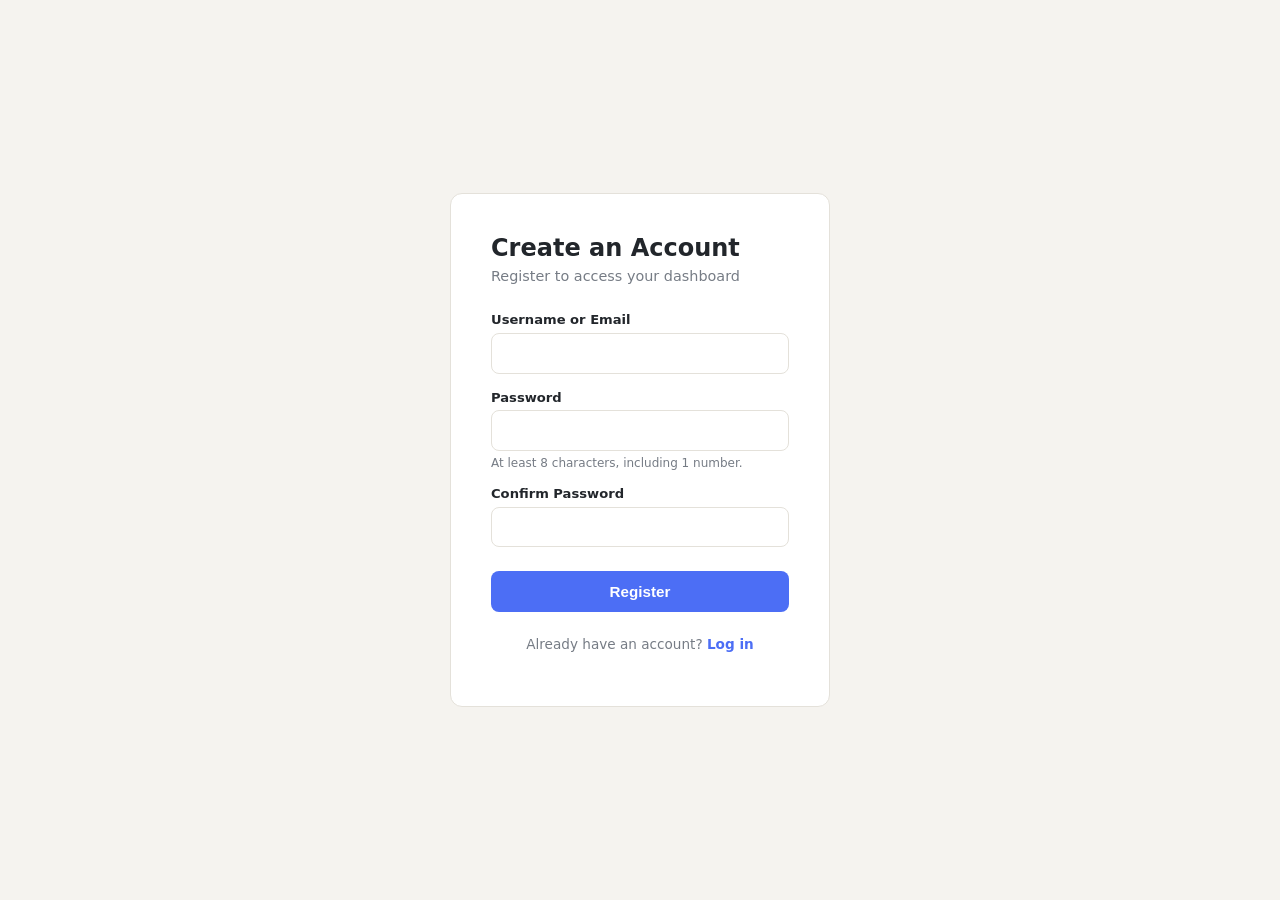
<file: WebDev-L2-Auth/index.html>
<!doctype html>
<html lang="en">
  <head>
    <meta charset="UTF-8" />
    <meta name="viewport" content="width=device-width, initial-scale=1.0" />
    <title>Register | Task 4</title>
    <link rel="icon" type="image/svg+xml" href="favicon.svg">
    <link rel="stylesheet" href="style.css" />
  </head>
  <body>
    <main class="auth-card">
      <h1>Create an Account</h1>
      <p class="subtitle">Register to access your dashboard</p>

      <form id="registerForm" novalidate>
        <label for="username">Username or Email</label>
        <input type="text" id="username" name="username" required />

        <label for="regPassword">Password</label>
        <input type="password" id="regPassword" name="regPassword" required />
        <p class="hint">At least 8 characters, including 1 number.</p>

        <label for="regConfirm">Confirm Password</label>
        <input type="password" id="regConfirm" name="regConfirm" required />

        <p class="error-msg" id="registerError"></p>
        <p class="success-msg" id="registerSuccess"></p>

        <button type="submit">Register</button>
      </form>

      <p class="switch-link">
        Already have an account? <a href="login.html">Log in</a>
      </p>

      <script src="auth.js"></script>
      <script src="register.js"></script>
    </main>
  </body>
</html>
</file>
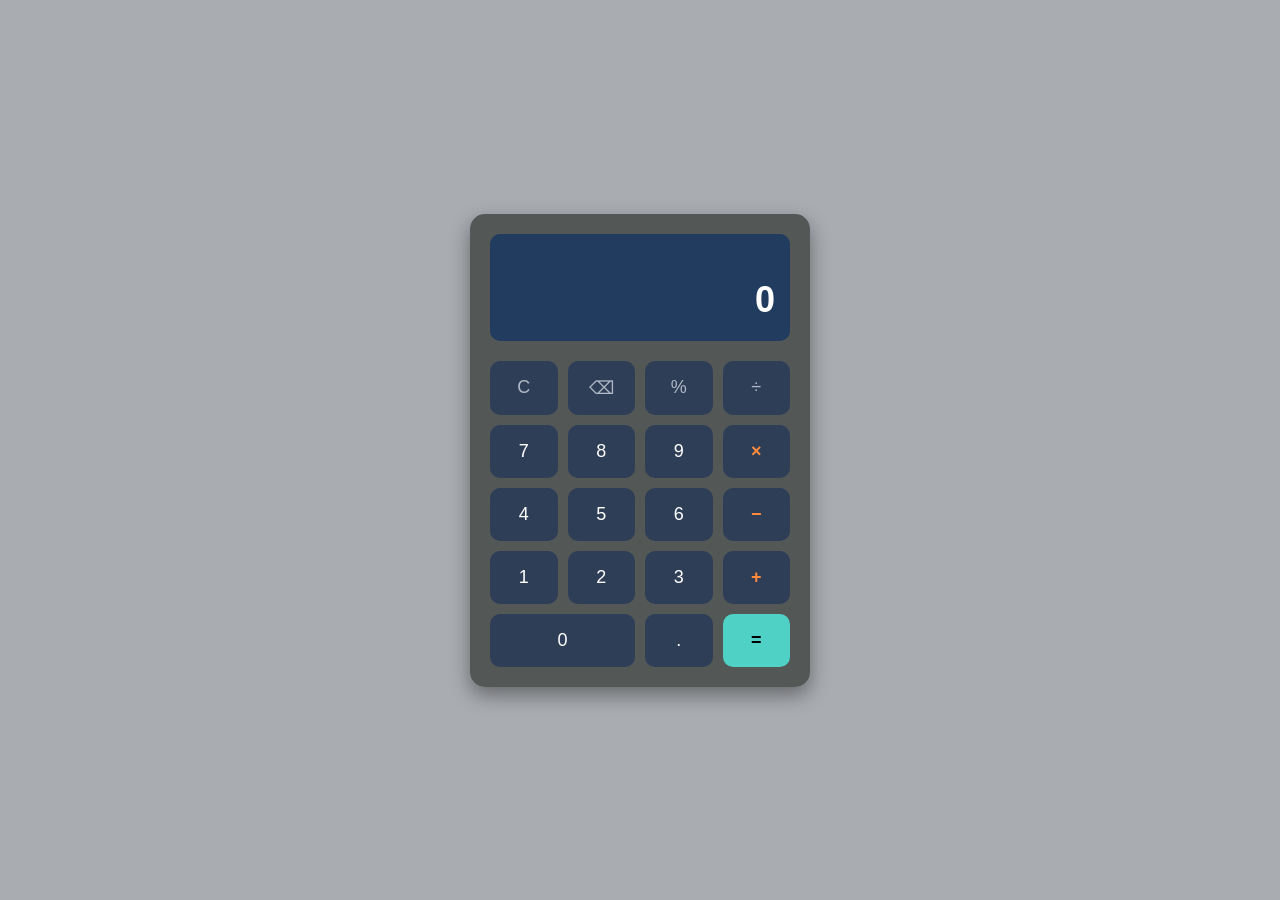
<file: WebDev-L2-Calculator/index.html>
<!DOCTYPE html>
<html lang="en">
<head>
    <meta charset="UTF-8">
    <meta name="viewport" content="width=device-width, initial-scale=1.0">
    <title>Calculator | Task 1 </title>
    
    <link rel="icon" type="image/svg+xml" href="favicon.svg">
    <link rel="stylesheet" href="style.css">
</head>
<body> 
  <main class="calculator" aria-label="Calculator">
   <section class="display" aria-label="Calculator display">
       <div id="display-history" class="display-history"></div>
       <div id="display-current" class="display-current">0</div> 
    </section>

   <section class="keypad" aria-label="Calculator keypad">
        <button class="key key-fn" data-action="clear">C</button>
        <button class="key key-fn" data-action="backspace">⌫</button>
        <button class="key key-fn" data-action="percent">%</button>
        <button class="key key-fn" data-action="operator"
         data-operator="÷">÷</button>

        <button class="key key-num" data-action="number" data-number="7">7</button>
        <button class="key key-num" data-action="number" data-number="8">8</button>
        <button class="key key-num" data-action="number" data-number="9">9</button>
        <button class="key key-op" data-action="operator"
        data-operator="×">×</button>

        <button class="key key-num" data-action="number" data-number="4">4</button>
        <button class="key key-num" data-action="number" data-number="5">5</button>
        <button class="key key-num" data-action="number" data-number="6">6</button>
        <button class="key key-op" data-action="operator" data-operator="−">−</button>

        <button class="key key-num" data-action="number" data-number="1">1</button>
        <button class="key key-num" data-action="number" data-number="2">2</button>
        <button class="key key-num" data-action="number" data-number="3">3</button>
        <button class="key key-op" data-action="operator" data-operator="+">+</button>

        <button class="key key-num key-wide" data-action="number" data-number="0">0</button>
        <button class="key key-num" data-action="decimal">.</button>
        <button class="key key-equals" data-action="equals">=</button>
    </section>

  </main>
  <script src="script.js"></script>
</body>
</html>
</file>
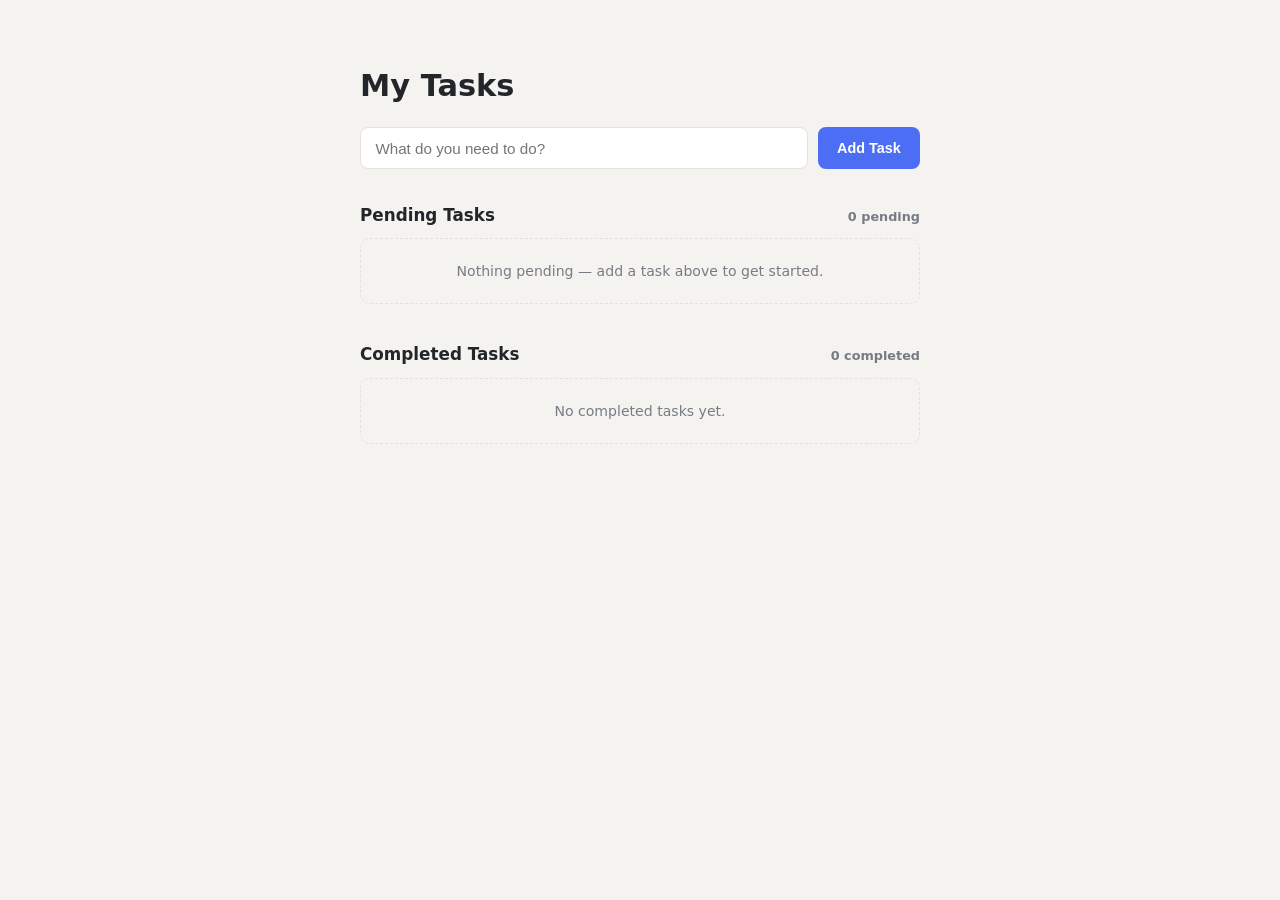
<file: Webdev-L2-Todo/index.html>
<!doctype html>
<html lang="en">
  <head>
    <meta charset="UTF-8" />
    <meta name="viewport" content="width=device-width, initial-scale=1.0" />
    <title>To-Do List | Task 3</title>

    <link rel="stylesheet" href="style.css" />
    <link rel="icon" type="image/svg+xml" href="favicon.svg">

  </head>
  <body>
    <main class="app">
      <h1>My Tasks</h1>

      <form id="taskForm" class="task-form">
        <input
          type="text"
          id="taskInput"
          placeholder="What do you need to do?"
          autocomplete="off"
          required
        />
        <button type="submit">Add Task</button>
      </form>

      <section class="list-section">
        <div class="list-header">
          <h2>Pending Tasks</h2>
          <span class="count" id="pendingCount">0 pending</span>
        </div>
        <ul class="task-list" id="pendingList"></ul>
        <p class="empty-state" id="pendingEmpty">
          Nothing pending — add a task above to get started.
        </p>
      </section>

      <section class="list-section">
        <div class="list-header">
          <h2>Completed Tasks</h2>
          <span class="count" id="completedCount">0 completed</span>
        </div>
        <ul class="task-list" id="completedList"></ul>
        <p class="empty-state" id="completedEmpty">No completed tasks yet.</p>
      </section>
    </main>

    <!-- Template for a single task item, cloned by JS -->
    <template id="taskTemplate">
      <li class="task-item">
        <div class="task-main">
          <input type="checkbox" class="task-toggle" />
          <span class="task-text"></span>
          <input type="text" class="task-edit-input" style="display: none" />
        </div>
        <div class="task-meta">
          <span class="task-timestamp"></span>
          <div class="task-actions">
            <button type="button" class="edit-btn" title="Edit task">
              Edit
            </button>
            <button
              type="button"
              class="save-btn"
              title="Save changes"
              style="display: none"
            >
              Save
            </button>
            <button type="button" class="delete-btn" title="Delete task">
              Delete
            </button>
          </div>
        </div>
      </li>
    </template>

      <script src="script.js"></script>
  </body>
</html>
</file>
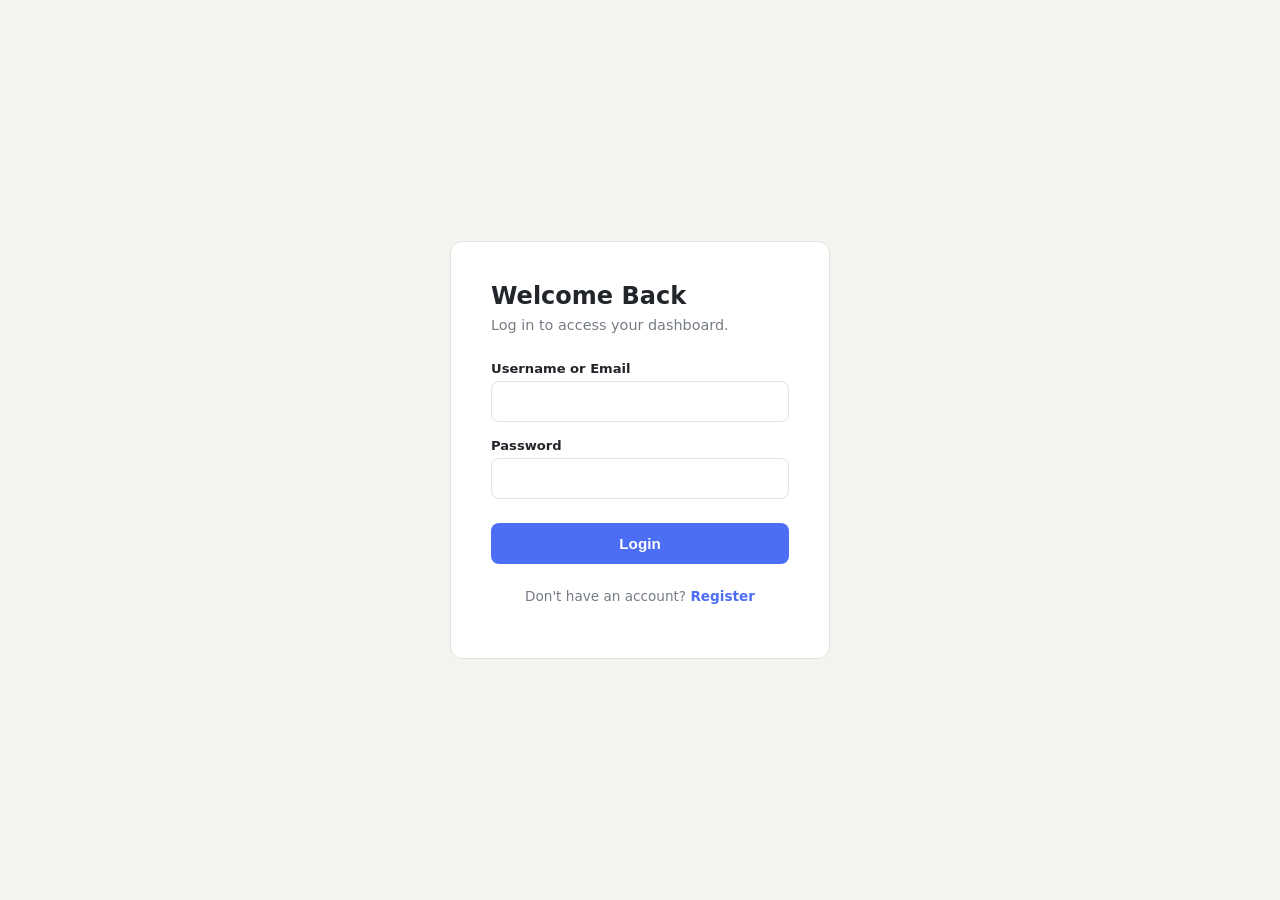
<file: WebDev-L2-Auth/dashboard.html>
<!doctype html>
<html lang="en">
  <head>
    <meta charset="UTF-8" />
    <meta name="viewport" content="width=device-width, initial-scale=1.0" />
    <title>Dashboard | OIBSIP Task 4</title>
    <link rel="stylesheet" href="style.css" />
  </head>
  <body>
    <main class="dashboard-card">
      <div class="dashboard-header">
        <h1>Dashboard</h1>
        <button id="logoutBtn" class="logout-btn">Logout</button>
      </div>

      <p class="welcome-msg">Welcome back, <span id="userLabel">User</span>.</p>

      <p class="dashboard-note">
        You have successfully logged in and can now access your dashboard
      </p>
    </main>

    <script src="auth.js"></script>
    <script src="dashboard.js"></script>
  </body>
</html>
</file>
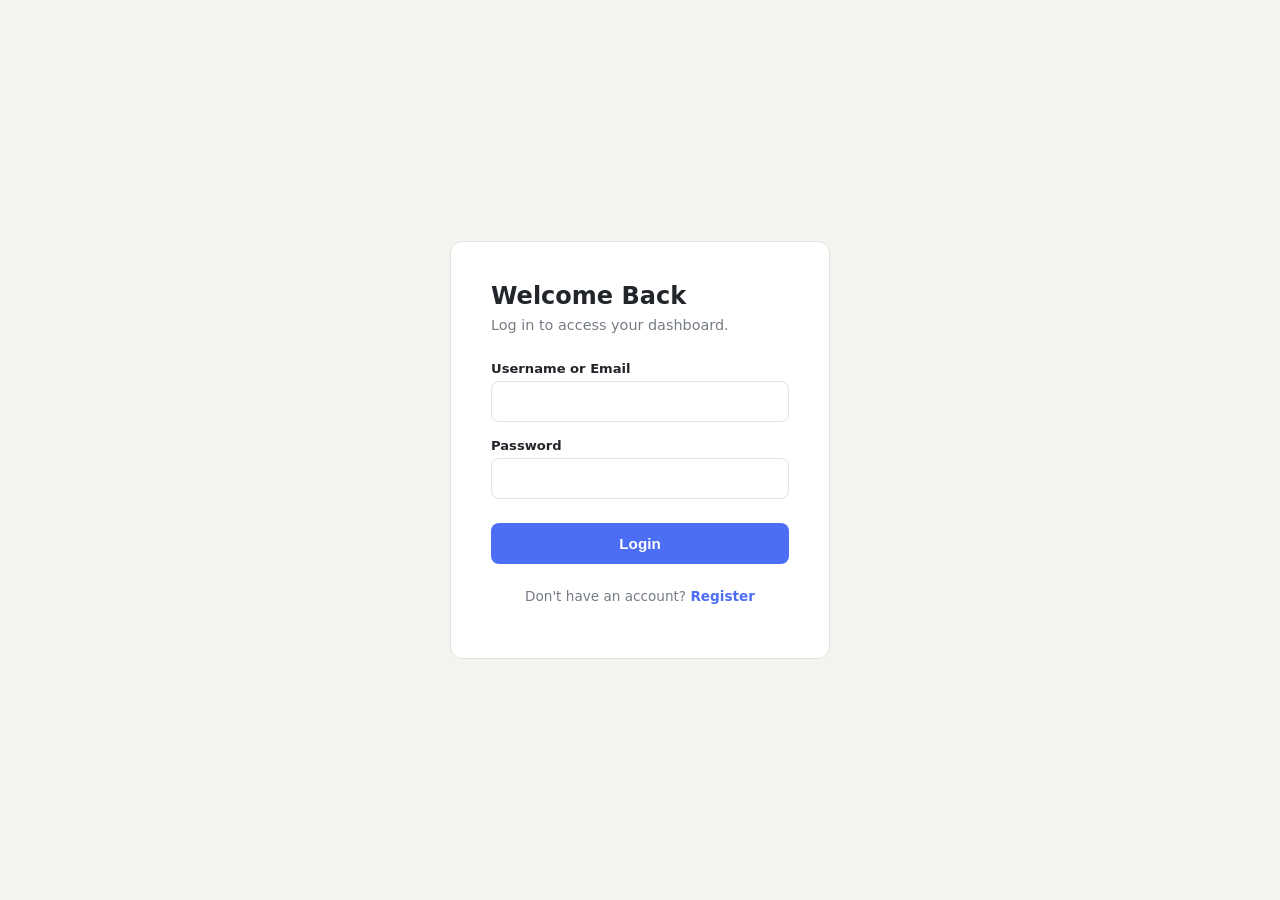
<file: WebDev-L2-Auth/login.html>
<!DOCTYPE html>
<html lang="en">
<head>
  <meta charset="UTF-8" />
  <meta name="viewport" content="width=device-width, initial-scale=1.0" />
  <title>Login |  Task 4</title>
  <link rel="stylesheet" href="style.css" />
</head>
<body>

  <main class="auth-card">
    <h1>Welcome Back</h1>
    <p class="subtitle">Log in to access your dashboard.</p>

    <form id="loginForm" novalidate>
      <label for="loginEmail">Username or Email</label>
      <input type="text" id="loginEmail" name="loginEmail" required />

      <label for="loginPassword">Password</label>
      <input type="password" id="loginPassword" name="loginPassword" required />

      <p class="error-msg" id="loginError"></p>

      <button type="submit">Login</button>
    </form>

    <p class="switch-link">Don't have an account? <a href="index.html">Register</a></p>
  </main>

  <script src="auth.js"></script>
  <script src="login.js"></script>
</body>
</html>
</file>
<file: WebDev-L2-Auth/style.css>
* { box-sizing: border-box; }

:root {
  --bg: #F5F3EF;
  --card: #FFFFFF;
  --ink: #22262B;
  --muted: #767C85;
  --accent: #4C6EF5;
  --accent-soft: #E8ECFF;
  --danger: #E5484D;
  --danger-soft: #FCE8E8;
  --success: #2BA84A;
  --success-soft: #E4F7E9;
  --border: #E4E1DA;
  --sans: 'Segoe UI', system-ui, -apple-system, sans-serif;
}

body {
  margin: 0;
  min-height: 100vh;
  display: flex;
  align-items: center;
  justify-content: center;
  font-family: var(--sans);
  background: var(--bg);
  color: var(--ink);
  padding: 1.5rem;
}

/* ===== Auth card (register/login) ===== */
.auth-card {
  background: var(--card);
  border: 1px solid var(--border);
  border-radius: 12px;
  padding: 2.5rem;
  width: 100%;
  max-width: 380px;
}

.auth-card h1 { font-size: 1.5rem; margin: 0 0 0.4rem; }

.subtitle {
  color: var(--muted);
  font-size: 0.9rem;
  margin: 0 0 1.75rem;
}

form label {
  display: block;
  font-size: 0.82rem;
  font-weight: 600;
  margin-bottom: 0.35rem;
  margin-top: 1rem;
}

form input {
  width: 100%;
  padding: 0.65rem 0.8rem;
  border: 1px solid var(--border);
  border-radius: 8px;
  font-size: 0.95rem;
  font-family: inherit;
}

form input:focus {
  outline: none;
  border-color: var(--accent);
  box-shadow: 0 0 0 3px var(--accent-soft);
}

.hint {
  font-size: 0.75rem;
  color: var(--muted);
  margin: 0.3rem 0 0;
}

form button {
  width: 100%;
  margin-top: 1.5rem;
  padding: 0.75rem;
  border: none;
  border-radius: 8px;
  background: var(--accent);
  color: white;
  font-weight: 600;
  font-size: 0.95rem;
  cursor: pointer;
}

form button:hover { background: #3d5be0; }

.error-msg, .success-msg {
  font-size: 0.82rem;
  margin: 0.9rem 0 0;
  padding: 0.6rem 0.75rem;
  border-radius: 6px;
  display: none;
}

.error-msg.visible {
  display: block;
  color: var(--danger);
  background: var(--danger-soft);
}

.success-msg.visible {
  display: block;
  color: var(--success);
  background: var(--success-soft);
}

.switch-link {
  text-align: center;
  font-size: 0.85rem;
  color: var(--muted);
  margin-top: 1.5rem;
}

.switch-link a { color: var(--accent); font-weight: 600; text-decoration: none; }
.switch-link a:hover { text-decoration: underline; }

/* ===== Dashboard ===== */
.dashboard-card {
  background: var(--card);
  border: 1px solid var(--border);
  border-radius: 12px;
  padding: 2.5rem;
  width: 100%;
  max-width: 480px;
}

.dashboard-header {
  display: flex;
  justify-content: space-between;
  align-items: center;
}

.dashboard-header h1 { font-size: 1.5rem; margin: 0; }

.logout-btn {
  border: 1px solid var(--border);
  background: none;
  padding: 0.5rem 1rem;
  border-radius: 8px;
  font-size: 0.85rem;
  font-weight: 600;
  color: var(--ink);
  cursor: pointer;
}

.logout-btn:hover { background: var(--danger-soft); border-color: var(--danger); color: var(--danger); }

.welcome-msg { font-size: 1.05rem; margin-top: 1.5rem; }

.dashboard-note {
  color: var(--muted);
  font-size: 0.88rem;
  line-height: 1.6;
  margin-top: 1rem;
}
</file>
<file: WebDev-L2-Calculator/style.css>
/* Reset default spacing */
* {
    margin: 0;
    padding: 0;
    box-sizing: border-box;
}

/* Page */
body {
    background-color: #a9acb1;
    font-family: Arial, Helvetica, sans-serif;

    display: flex;
    justify-content: center;
    align-items: center;

    min-height: 100vh;
    padding: 20px;
}

/* Calculator container */
.calculator {
    width: 100%;
    max-width: 340px;

    background-color: #282c29a9;
    padding: 20px;
    border-radius: 15px;

    box-shadow: 0 8px 20px rgba(0, 0, 0, 0.4);
}

/* Display screen */
.display {
    background-color: #213c5e;
    border-radius: 10px;

    padding: 20px 15px;
    margin-bottom: 20px;

    text-align: right;
}

/* Previous calculation */
.display-history {
    color: #7c8da6;
    font-size: 14px;
    min-height: 20px;
    overflow-x: auto;
}

/* Current number */
.display-current {
    color: #ffffff;
    font-size: 36px;
    font-weight: bold;

    margin-top: 5px;
    overflow-x: auto;
}


/* Error message */
.display__current.error {
    color: #ff6b6b;
    font-size: 22px;
}

/* Button grid */
.keypad {
    display: grid;
    grid-template-columns: repeat(4, 1fr);
    gap: 10px;
}

/* All buttons */
.key {
    background-color: #2f3e57;
    color: white;

    border: none;
    border-radius: 10px;

    padding: 16px;

    font-size: 18px;
    cursor: pointer;

    transition: background-color 0.2s ease, transform 0.1s ease;
}

/* Hover effect */
.key:hover {
    background-color: #0e1d33;
}

/* Click effect */
.key:active {
    transform: scale(0.96);
}

/* Function buttons (AC, DEL, etc.) */
.key-fn {
    color: #b0b8c5;
}

/* Operator buttons */
.key-op {
    color: #ff8a3d;
    font-weight: bold;
}

/* Active operator */
.key-op.is-active {
    background-color: #ff8a3d;
    color: #16243b;
}

/* Equals button */
.key-equals {
    background-color: #4fd1c5;
    color: #000;
    font-weight: bold;
}

/* Wide button (0) */
.key-wide {
    grid-column: span 2;
}

.key:focus-visible {
    outline: 2px solid #4fd1c5;
    outline-offset: 2px;
}
</file>
<file: Webdev-L2-Todo/style.css>
* {
  box-sizing: border-box;
}
:root {
  --bg: #f5f3ef;
  --card: #ffffff;
  --ink: #22262b;
  --muted: #767c85;
  --accent: #4c6ef5;
  --accent-soft: #e8ecff;
  --success: #2ba84a;
  --success-soft: #e4f7e9;
  --danger: #e5484d;
  --border: #e4e1da;
  --sans: "Segoe UI", system-ui, -apple-system, sans-serif;
}

body {
  margin: 0;
  font-family: var(--sans);
  background: var(--bg);
  color: var(--ink);
  padding: 3rem 1rem;
}

.app {
  max-width: 560px;
  margin: 0 auto;
}

h1 {
  font-size: 1.9rem;
  margin-bottom: 1.5rem;
}

/* Form */
.task-form {
  display: flex;
  gap: 0.6rem;
  margin-bottom: 2.25rem;
}

.task-form input {
  flex: 1;
  padding: 0.7rem 0.9rem;
  border: 1px solid var(--border);
  border-radius: 8px;
  font-size: 0.95rem;
  background: var(--card);
}

.task-form input:focus {
  outline: none;
  border-color: var(--accent);
  box-shadow: 0 0 0 3px var(--accent-soft);
}

.task-form button {
  padding: 0.7rem 1.2rem;
  border: none;
  border-radius: 8px;
  background: var(--accent);
  color: white;
  font-weight: 600;
  font-size: 0.9rem;
  cursor: pointer;
}

.task-form button:hover {
  background: #3d5be0;
}

.list-section {
  margin-bottom: 2.5rem;
}

.list-header {
  display: flex;
  justify-content: space-between;
  align-items: baseline;
  margin-bottom: 0.85rem;
}

.list-header h2 {
  font-size: 1.05rem;
  margin: 0;
}

.count {
  font-size: 0.8rem;
  color: var(--muted);
  font-weight: 600;
}

.task-list {
  list-style: none;
  margin: 0;
  padding: 0;
  display: flex;
  flex-direction: column;
  gap: 0.6rem;
}

.task-item {
  background: var(--card);
  border: 1px solid var(--border);
  border-radius: 10px;
  padding: 0.8rem 1rem;
}

.task-main {
  display: flex;
  align-items: center;
  gap: 0.7rem;
}

.task-toggle {
  width: 18px;
  height: 18px;
  accent-color: var(--success);
  cursor: pointer;
  flex-shrink: 0;
}

.task-text {
  flex: 1;
  font-size: 0.95rem;
  word-break: break-word;
}

.task-item.completed .task-text {
  text-decoration: line-through;
  color: var(--muted);
}

.task-edit-input {
  flex: 1;
  padding: 0.4rem 0.6rem;
  border: 1px solid var(--accent);
  border-radius: 6px;
  font-size: 0.95rem;
  font-family: inherit;
}

.task-meta {
  display: flex;
  justify-content: space-between;
  align-items: center;
  margin-top: 0.5rem;
  padding-left: 2rem;
}

.task-timestamp {
  font-size: 0.72rem;
  color: var(--muted);
}

.task-actions {
  display: flex;
  gap: 0.5rem;
}

.task-actions button {
  border: none;
  background: none;
  font-size: 0.78rem;
  font-weight: 600;
  cursor: pointer;
  padding: 0.25rem 0.5rem;
  border-radius: 5px;
}

.edit-btn,
.save-btn {
  color: var(--accent);
}
.edit-btn:hover,
.save-btn:hover {
  background: var(--accent-soft);
}

.delete-btn {
  color: var(--danger);
}
.delete-btn:hover {
  background: #fce8e8;
}

.empty-state {
  display: none;
  text-align: center;
  color: var(--muted);
  font-size: 0.88rem;
  padding: 1.5rem 1rem;
  border: 1px dashed var(--border);
  border-radius: 10px;
  margin: 0;
}

.empty-state.visible {
  display: block;
}

@media (max-width: 480px) {
  body {
    padding: 1.75rem 0.9rem;
  }
  .task-form {
    flex-direction: column;
  }
  .task-meta {
    padding-left: 0;
  }
}
</file>
